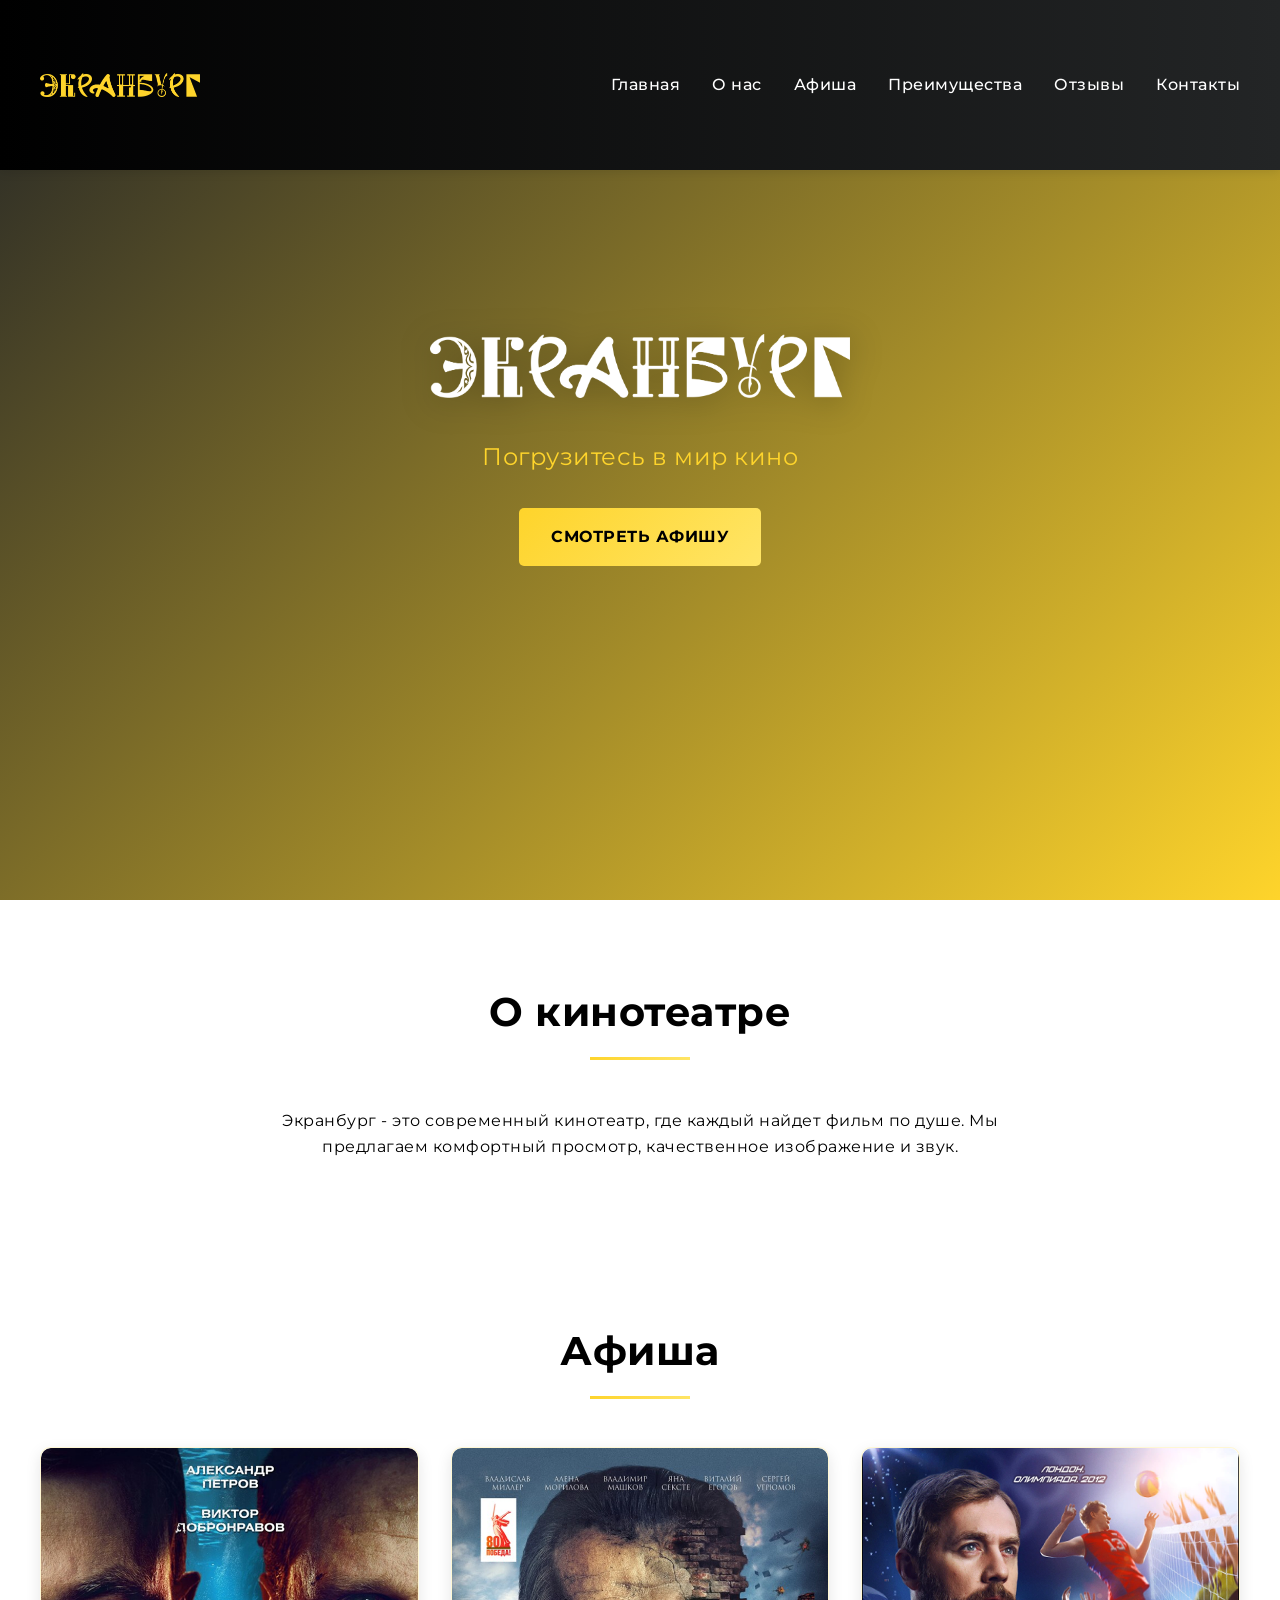
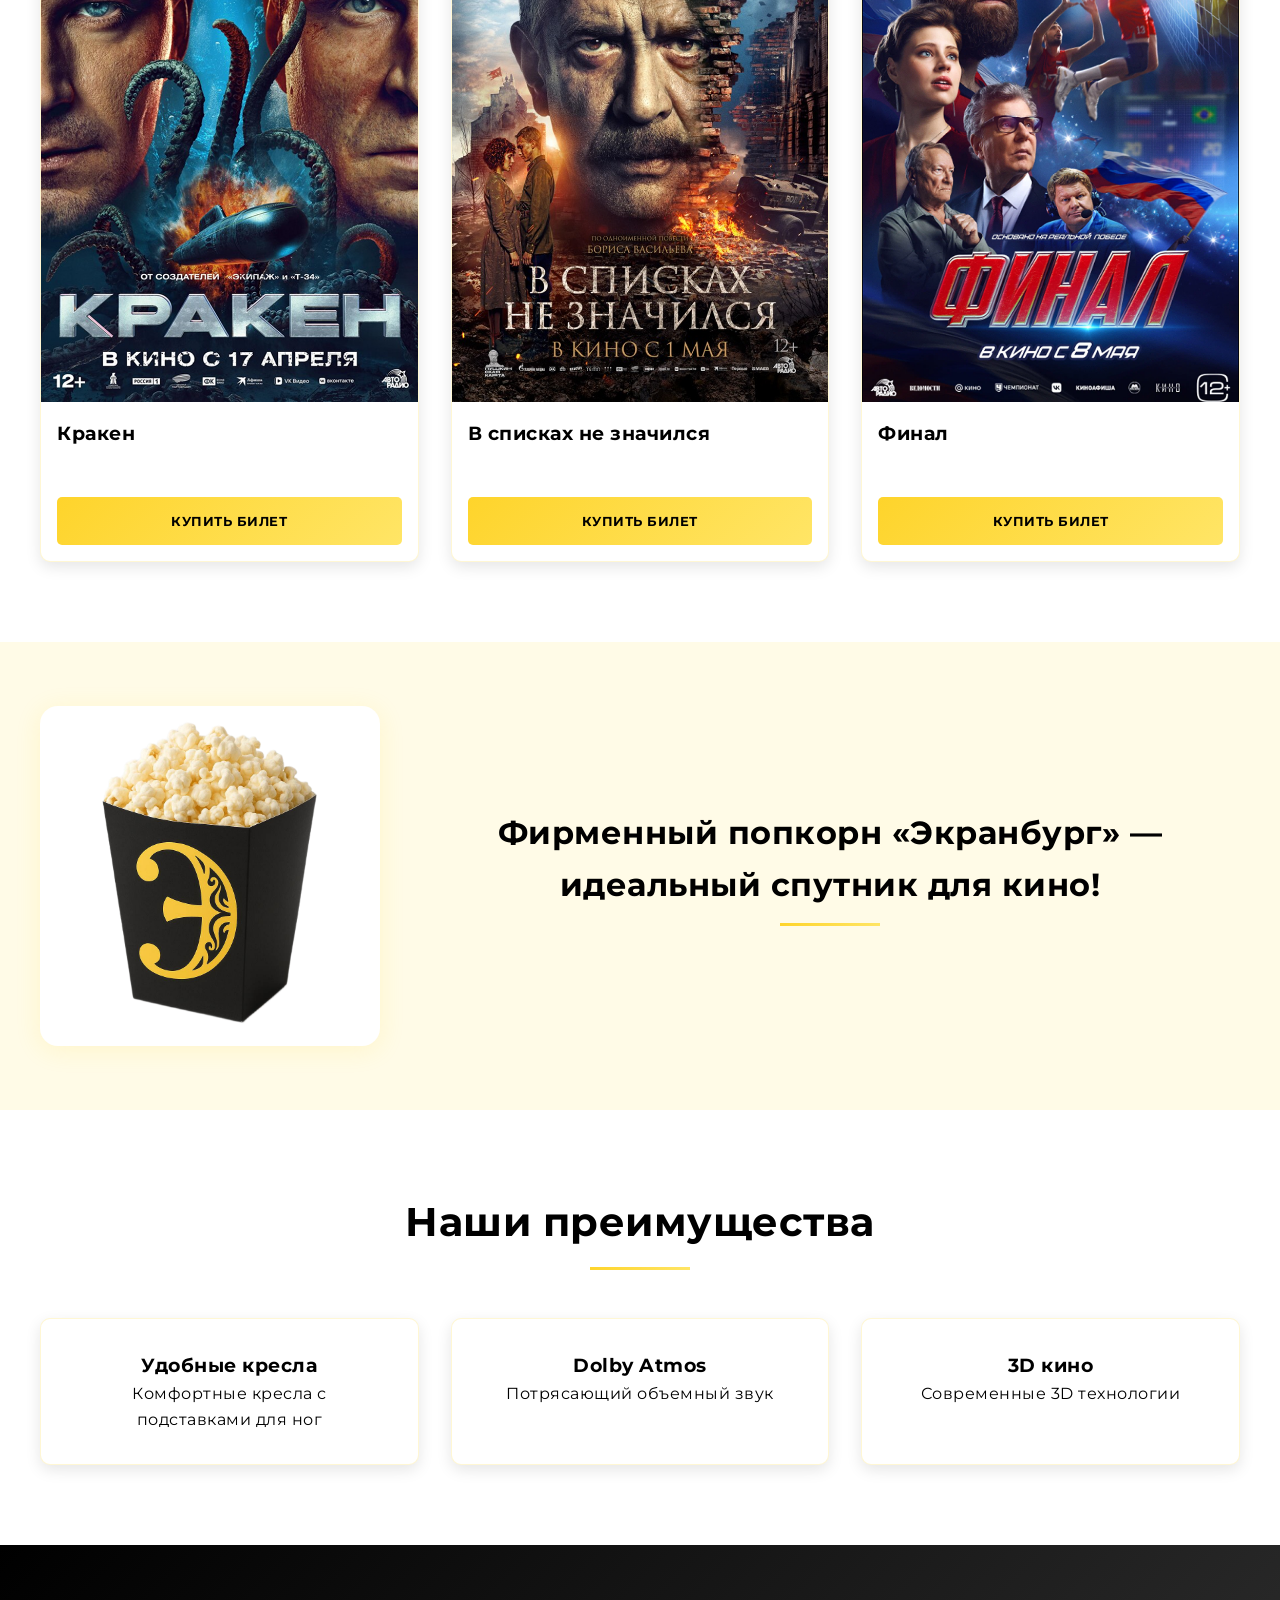
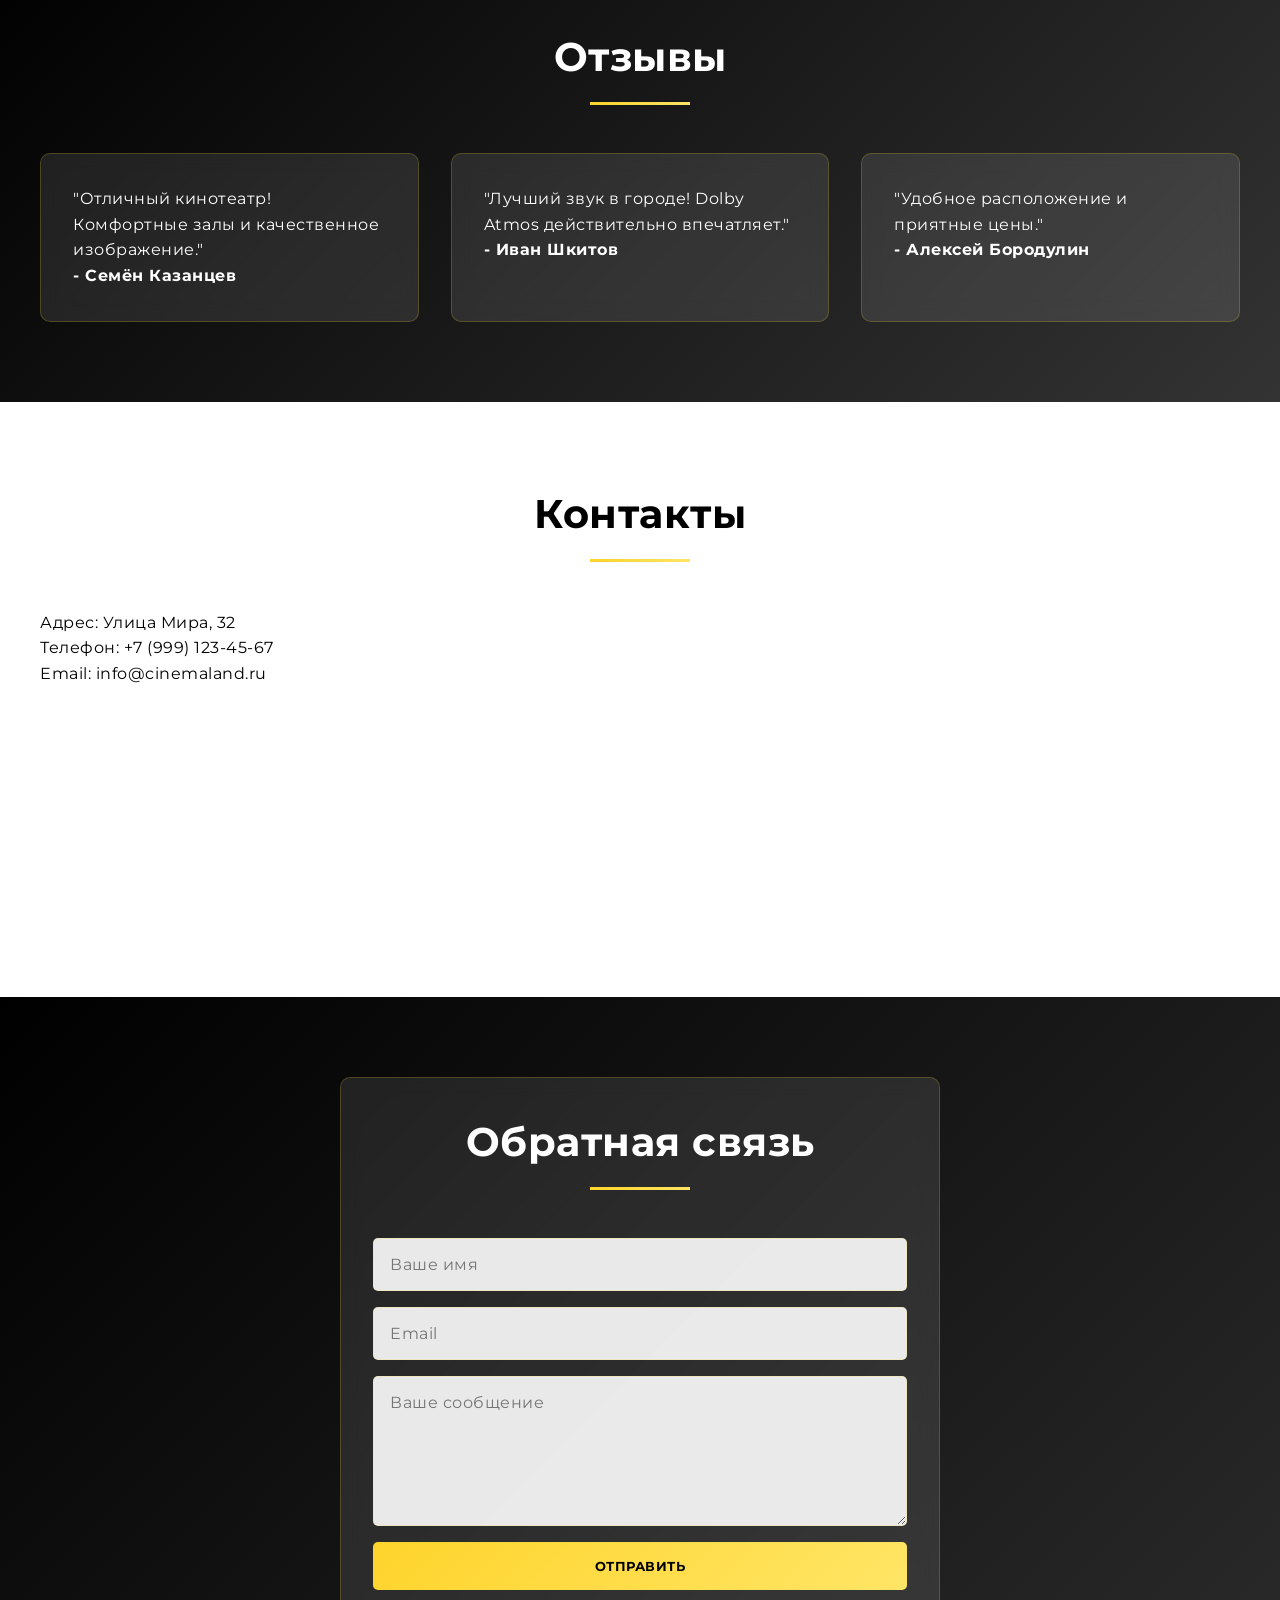
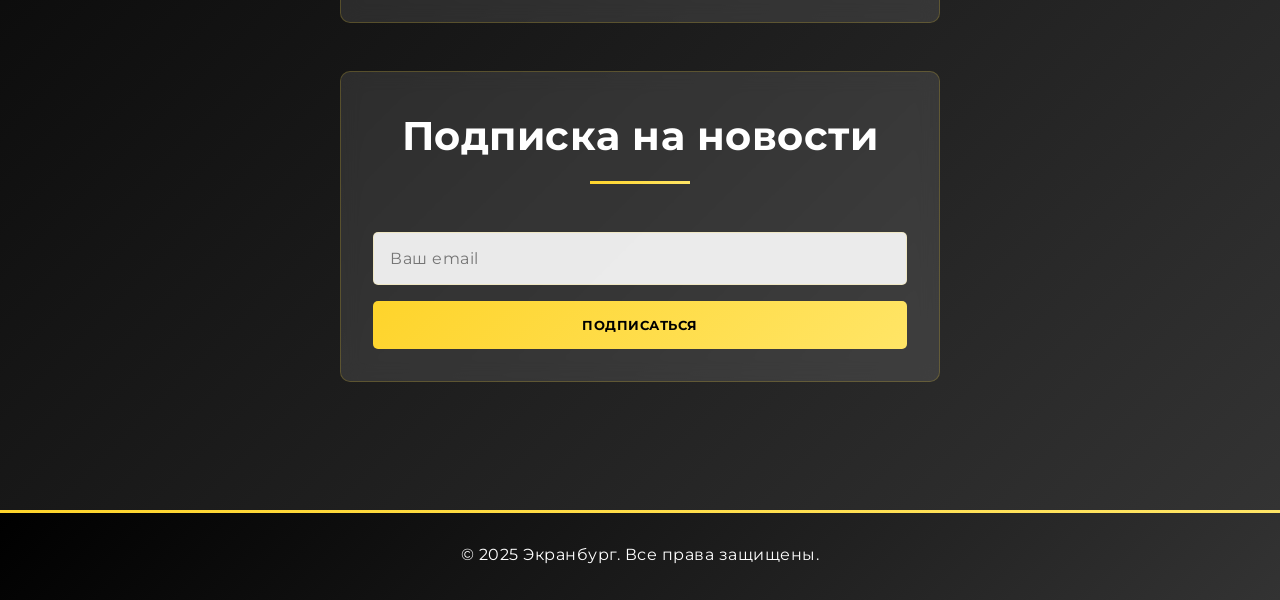
<file: index.html>
<!DOCTYPE html>
<html lang="ru">
<head>
    <meta charset="UTF-8">
    <meta name="viewport" content="width=device-width, initial-scale=1.0">
    <title>Экранбург - Ваш кинотеатр</title>
    <link rel="stylesheet" href="styles.css">
    <link rel="icon" type="image/png" href="IMG/LOGO/1.1.png">
    <link href="https://fonts.googleapis.com/css2?family=Bebas+Neue&display=swap" rel="stylesheet">
    <link href="https://fonts.googleapis.com/css2?family=Montserrat:wght@400;700&display=swap" rel="stylesheet">
</head>
<body>
    <header class="header">
        <nav class="nav">
            <a href="#main" class="logo">
                <img src="IMG/LOGO/2.1.png" alt="Логотип Экранбург" class="logo-img big-logo">
            </a>
            <ul class="nav-links">
                <li><a href="#main">Главная</a></li>
                <li><a href="#about">О нас</a></li>
                <li><a href="#movies">Афиша</a></li>
                <li><a href="#features">Преимущества</a></li>
                <li><a href="#reviews">Отзывы</a></li>
                <li><a href="#contact">Контакты</a></li>
            </ul>
        </nav>
    </header>

    <section id="main" class="hero">
        <div class="hero-content">
            <img src="IMG/LOGO/3.png" alt="Главный логотип Экранбург" class="main-logo big-main-logo">
            <p>Погрузитесь в мир кино</p>
            <a href="#movies" class="btn">Смотреть афишу</a>
        </div>
    </section>

    <section id="about" class="about">
        <h2>О кинотеатре</h2>
        <div class="about-content">
            <p>Экранбург - это современный кинотеатр, где каждый найдет фильм по душе. Мы предлагаем комфортный просмотр, качественное изображение и звук.</p>
        </div>
    </section>

    <section id="movies" class="movies">
        <h2>Афиша</h2>
        <div class="movie-grid">
            <div class="movie-card">
                <img src="IMG/ФИЛЬМЫ/КРАКЕН1.png" alt="Кракен" class="movie-poster">
                <h3>Кракен</h3>
                <p>Российская подлодка с секретным оружием исчезает в Гренландском море. Экипаж капитана Воронина отправляется на поиски, но сталкивается с пробудившимся Кракеном — гигантским разумным чудовищем, сливающимся с океанской тьмой. Теперь морякам предстоит не только найти субмарину, но и выжить в схватке с древним ужасом глубин.</p>
                <button class="btn">Купить билет</button>
            </div>
            <div class="movie-card">
                <img src="IMG/ФИЛЬМЫ/В СПИСКАХ1.png" alt="В списках не значился" class="movie-poster">
                <h3>В списках не значился</h3>
                <p>21 июня 1941 года. Лейтенант Коля Плужников прибывает в Брест, полный надежд. Ещё не зачисленный в состав гарнизона, он оказывается в эпицентре войны — на рассвете начинается штурм крепости. Несмотря на статус "неофициального" защитника, Коля встаёт на путь героического сопротивления.</p>
                <button class="btn">Купить билет</button>
            </div>
            <div class="movie-card">
                <img src="IMG/ФИЛЬМЫ/ФИНАЛ1.png" alt="Финал" class="movie-poster">
                <h3>Финал</h3>
                <p>12 августа 2012. Финал олимпийского волейбола: не имеющая золота сборная России против фаворита — Бразилии. В решающем матче спортсмены борются не только за медали, но и за личное искупление.</p>
                <button class="btn">Купить билет</button>
            </div>
        </div>
    </section>

    <section id="popcorn" class="popcorn-section">
        <div class="popcorn-content">
            <img src="IMG/LOGO/ПОПКОРН.png" alt="Попкорн Экранбург" class="popcorn-img">
            <div class="popcorn-text">
                <h2>Фирменный попкорн «Экранбург» — идеальный спутник для кино!</h2>
            </div>
        </div>
    </section>

    <section id="features" class="features">
        <h2>Наши преимущества</h2>
        <div class="features-grid">
            <div class="feature-card">
                <h3>Удобные кресла</h3>
                <p>Комфортные кресла с подставками для ног</p>
            </div>
            <div class="feature-card">
                <h3>Dolby Atmos</h3>
                <p>Потрясающий объемный звук</p>
            </div>
            <div class="feature-card">
                <h3>3D кино</h3>
                <p>Современные 3D технологии</p>
            </div>
        </div>
    </section>

    <section id="reviews" class="reviews">
        <h2>Отзывы</h2>
        <div class="reviews-grid">
            <div class="review-card">
                <p>"Отличный кинотеатр! Комфортные залы и качественное изображение."</p>
                <h4>- Семён Казанцев</h4>
            </div>
            <div class="review-card">
                <p>"Лучший звук в городе! Dolby Atmos действительно впечатляет."</p>
                <h4>- Иван Шкитов</h4>
            </div>
            <div class="review-card">
                <p>"Удобное расположение и приятные цены."</p>
                <h4>- Алексей Бородулин</h4>
            </div>
        </div>
    </section>

    <section id="contact" class="contact">
        <h2>Контакты</h2>
        <div class="contact-content">
            <div class="contact-info">
                <p>Адрес: Улица Мира, 32</p>
                <p>Телефон: +7 (999) 123-45-67</p>
                <p>Email: info@cinemaland.ru</p>
            </div>
            <div class="map">
                <iframe src="https://yandex.ru/map-widget/v1/?ll=60.650763%2C56.840823&z=16&l=map" width="100%" height="300" frameborder="0" allowfullscreen></iframe>
            </div>
        </div>
    </section>

    <section class="forms">
        <div class="feedback-form">
            <h2>Обратная связь</h2>
            <form id="feedbackForm">
                <input type="text" placeholder="Ваше имя" required>
                <input type="email" placeholder="Email" required>
                <textarea placeholder="Ваше сообщение" required></textarea>
                <button type="submit" class="btn">Отправить</button>
            </form>
        </div>
        <div class="subscribe-form">
            <h2>Подписка на новости</h2>
            <form id="subscribeForm">
                <input type="email" placeholder="Ваш email" required>
                <button type="submit" class="btn">Подписаться</button>
            </form>
        </div>
    </section>

    <footer class="footer">
        <p>&copy; 2025 Экранбург. Все права защищены.</p>
    </footer>

    <!-- Модальное окно для покупки билета -->
    <div class="modal-overlay" id="modalOverlay">
        <div class="modal" id="modal">
            <h2>Выберите ряд и место</h2>
            <form id="ticketForm">
                <label for="rowSelect">Ряд:</label>
                <select id="rowSelect" required>
                    <option value="">Выберите ряд</option>
                    <option value="1">1</option>
                    <option value="2">2</option>
                    <option value="3">3</option>
                    <option value="4">4</option>
                    <option value="5">5</option>
                </select>
                <label for="seatSelect">Место:</label>
                <select id="seatSelect" required>
                    <option value="">Выберите место</option>
                    <option value="1">1</option>
                    <option value="2">2</option>
                    <option value="3">3</option>
                    <option value="4">4</option>
                    <option value="5">5</option>
                    <option value="6">6</option>
                    <option value="7">7</option>
                    <option value="8">8</option>
                    <option value="9">9</option>
                    <option value="10">10</option>
                </select>
                <div class="modal-btns">
                    <button type="submit" class="btn">Купить</button>
                    <button type="button" class="btn btn-cancel" id="closeModalBtn">Отмена</button>
                </div>
            </form>
        </div>
    </div>

    <script src="script.js"></script>
</body>
</html>
</file>
<file: styles.css>
/* Сброс и базовые стили */
* {
    margin: 0;
    padding: 0;
    box-sizing: border-box;
}

:root {
    --primary-color: #000000; /* Чёрный */
    --secondary-color: #FED42B; /* Жёлтый */
    --white: #FFFFFF; /* Белый */
    --text-color: #000000;
    --light-bg: #f5f5f5;
    --gradient-yellow: linear-gradient(135deg, #FED42B 0%, #FFE566 100%);
    --gradient-dark: linear-gradient(135deg, #000000 0%, #333333 100%);
    --gradient-mix: linear-gradient(135deg, #FED42B 0%, #000000 100%);
}

body {
    font-family: 'Montserrat', Arial, sans-serif !important;
    line-height: 1.6;
    color: var(--text-color);
    background-color: var(--white);
}

/* Шапка и навигация */
.header {
    position: fixed;
    width: 100%;
    background: linear-gradient(90deg, #000000 0%, #232526 100%);
    padding: 0.3rem 0;
    z-index: 1000;
    box-shadow: 0 2px 10px rgba(0, 0, 0, 0.1);
    min-height: unset;
}

.nav {
    display: flex;
    justify-content: space-between;
    align-items: center;
    max-width: 1200px;
    margin: 0 auto;
    min-height: 60px;
}

.logo {
    display: flex;
    align-items: center;
    gap: 0.5rem;
}

.logo-img {
    height: 40px;
    width: 40px;
    object-fit: contain;
}

.logo-text {
    color: var(--secondary-color);
    font-size: 1.5rem;
    font-weight: bold;
    text-shadow: 2px 2px 4px rgba(0, 0, 0, 0.3);
}

.main-logo {
    display: block;
    margin: 0 auto 2rem auto;
    max-width: 180px;
    width: 100%;
    height: auto;
    filter: drop-shadow(0 4px 16px rgba(0,0,0,0.25));
}

.nav-links {
    display: flex;
    list-style: none;
    gap: 2rem;
}

.nav-links a {
    color: var(--white);
    text-decoration: none;
    transition: color 0.3s ease;
    font-weight: 500;
}

.nav-links a:hover {
    color: var(--secondary-color);
}

/* Главный экран */
.hero {
    height: 100vh;
    background: linear-gradient(135deg, #232526 0%, #FED42B 100%);
    display: flex;
    align-items: center;
    justify-content: center;
    text-align: center;
    color: var(--white);
    position: relative;
}

.hero::before {
    content: '';
    position: absolute;
    top: 0;
    left: 0;
    right: 0;
    height: 5px;
    background: var(--gradient-yellow);
}

.hero-content h1 {
    display: none;
}

.hero-content p {
    font-size: 1.5rem;
    margin-bottom: 2rem;
    animation: fadeInUp 1s ease;
    color: var(--secondary-color);
}

/* Кнопки */
.btn {
    display: inline-block;
    padding: 1rem 2rem;
    background: var(--gradient-yellow);
    color: var(--primary-color);
    text-decoration: none;
    border: none;
    border-radius: 5px;
    cursor: pointer;
    transition: all 0.3s ease;
    font-weight: bold;
    text-transform: uppercase;
    letter-spacing: 1px;
}

.btn:hover {
    transform: translateY(-3px);
    box-shadow: 0 5px 15px rgba(254, 212, 43, 0.4);
    background: var(--secondary-color);
}

/* Секции */
section {
    padding: 5rem 2rem;
    position: relative;
    scroll-margin-top: 110px;
}

section h2 {
    text-align: center;
    color: var(--primary-color);
    margin-bottom: 3rem;
    font-size: 2.5rem;
    position: relative;
    padding-bottom: 1rem;
}

section h2::after {
    content: '';
    position: absolute;
    bottom: 0;
    left: 50%;
    transform: translateX(-50%);
    width: 100px;
    height: 3px;
    background: var(--gradient-yellow);
}

/* Секция "О нас" */
.about {
    background: var(--white);
}

.about-content {
    max-width: 800px;
    margin: 0 auto;
    text-align: center;
}

/* Секция "Афиша" */
.movie-grid {
    display: grid;
    grid-template-columns: repeat(auto-fit, minmax(300px, 1fr));
    gap: 2rem;
    max-width: 1200px;
    margin: 0 auto;
}

.movie-card {
    background: var(--white);
    border-radius: 10px;
    overflow: hidden;
    box-shadow: 0 5px 15px rgba(0, 0, 0, 0.1);
    transition: all 0.3s ease;
    border: 1px solid rgba(254, 212, 43, 0.2);
}

.movie-card:hover {
    transform: translateY(-10px);
    box-shadow: 0 8px 25px rgba(254, 212, 43, 0.2);
    border-color: var(--secondary-color);
}

.movie-card img {
    width: 100%;
    height: auto;
    transition: transform 0.3s ease;
}

.movie-card:hover img {
    transform: scale(1.05);
}

.movie-card h3 {
    color: var(--primary-color);
    padding: 1rem;
    font-size: 1.2rem;
}

.movie-card p {
    font-size: 0.95rem;
    line-height: 1.3;
    padding: 0 1rem 1rem 1rem;
    color: #666;
    opacity: 0;
    max-height: 0;
    overflow: hidden;
    transition: opacity 0.3s, max-height 0.3s;
    margin-bottom: 0;
    box-sizing: border-box;
}

.movie-card:hover p {
    opacity: 1;
    max-height: 200px;
    margin-bottom: 1rem;
}

.movie-card .btn {
    margin: 1rem;
    width: calc(100% - 2rem);
}

/* Секция "Преимущества" */
.features-grid {
    display: grid;
    grid-template-columns: repeat(auto-fit, minmax(250px, 1fr));
    gap: 2rem;
    max-width: 1200px;
    margin: 0 auto;
}

.feature-card {
    text-align: center;
    padding: 2rem;
    background: var(--white);
    border-radius: 10px;
    box-shadow: 0 5px 15px rgba(0, 0, 0, 0.1);
    transition: all 0.3s ease;
    border: 1px solid rgba(254, 212, 43, 0.2);
}

.feature-card:hover {
    transform: translateY(-5px);
    box-shadow: 0 8px 25px rgba(254, 212, 43, 0.2);
    border-color: var(--secondary-color);
}

/* Секция "Отзывы" */
.reviews {
    background: var(--gradient-dark);
    color: var(--white);
}

.reviews h2 {
    color: var(--white);
}

.reviews-grid {
    display: grid;
    grid-template-columns: repeat(auto-fit, minmax(300px, 1fr));
    gap: 2rem;
    max-width: 1200px;
    margin: 0 auto;
}

.review-card {
    background: rgba(255, 255, 255, 0.1);
    padding: 2rem;
    border-radius: 10px;
    backdrop-filter: blur(10px);
    border: 1px solid rgba(254, 212, 43, 0.2);
    transition: all 0.3s ease;
}

.review-card:hover {
    transform: translateY(-5px);
    border-color: var(--secondary-color);
    background: rgba(255, 255, 255, 0.15);
}

/* Секция "Контакты" */
.contact-content {
    display: grid;
    grid-template-columns: 1fr 1fr;
    gap: 2rem;
    max-width: 1200px;
    margin: 0 auto;
}

.map-placeholder {
    background: var(--gradient-dark);
    height: 300px;
    display: flex;
    align-items: center;
    justify-content: center;
    border-radius: 10px;
    color: var(--white);
    border: 1px solid rgba(254, 212, 43, 0.2);
}

/* Секция "Формы" */
.forms {
    background: var(--gradient-dark);
    color: var(--white);
}

.forms h2 {
    color: var(--white);
}

.feedback-form, .subscribe-form {
    max-width: 600px;
    margin: 0 auto 3rem;
    background: rgba(255, 255, 255, 0.1);
    padding: 2rem;
    border-radius: 10px;
    backdrop-filter: blur(10px);
    border: 1px solid rgba(254, 212, 43, 0.2);
}

form {
    display: flex;
    flex-direction: column;
    gap: 1rem;
}

input, textarea {
    padding: 1rem;
    border: 1px solid rgba(254, 212, 43, 0.2);
    border-radius: 5px;
    font-size: 1rem;
    background: rgba(255, 255, 255, 0.9);
    transition: all 0.3s ease;
}

input:focus, textarea:focus {
    outline: none;
    border-color: var(--secondary-color);
    box-shadow: 0 0 0 2px rgba(254, 212, 43, 0.2);
}

textarea {
    min-height: 150px;
}

/* Подвал */
.footer {
    background: var(--gradient-dark);
    color: var(--white);
    text-align: center;
    padding: 2rem;
    position: relative;
}

.footer::before {
    content: '';
    position: absolute;
    top: 0;
    left: 0;
    right: 0;
    height: 3px;
    background: var(--gradient-yellow);
}

/* Анимации */
@keyframes fadeInDown {
    from {
        opacity: 0;
        transform: translateY(-20px);
    }
    to {
        opacity: 1;
        transform: translateY(0);
    }
}

@keyframes fadeInUp {
    from {
        opacity: 0;
        transform: translateY(20px);
    }
    to {
        opacity: 1;
        transform: translateY(0);
    }
}

@keyframes logoAppear {
    0% {
        opacity: 0;
        transform: scale(0.7) rotate(-10deg);
    }
    60% {
        opacity: 1;
        transform: scale(1.1) rotate(5deg);
    }
    100% {
        opacity: 1;
        transform: scale(1) rotate(0deg);
    }
}

/* Адаптивный дизайн */
@media (max-width: 1200px) {
    .nav {
        padding: 0 2rem;
    }
}

@media (max-width: 992px) {
    .hero-content h1 {
        font-size: 3rem;
    }
    
    .contact-content {
        grid-template-columns: 1fr;
    }
}

@media (max-width: 768px) {
    .nav-links {
        display: none !important;
        visibility: hidden;
        height: 0;
        overflow: hidden;
        position: absolute;
    }
    .mobile-menu {
        display: none;
        position: absolute;
        top: 60px;
        right: 20px;
        background: #232526;
        border-radius: 10px;
        box-shadow: 0 4px 24px rgba(0,0,0,0.15);
        padding: 1rem 2rem;
        z-index: 2001;
    }
    .mobile-menu.active {
        display: block;
    }
    .mobile-menu ul {
        list-style: none;
        padding: 0;
        margin: 0;
    }
    .mobile-menu li {
        margin: 1rem 0;
        text-align: right;
    }
    .mobile-menu a {
        color: #fff;
        font-size: 1.2rem;
        text-decoration: none;
        font-weight: 700;
        transition: color 0.2s;
    }
    .mobile-menu a:hover {
        color: #FED42B;
    }
    .mobile-menu-btn {
        display: block;
        background: none;
        border: none;
        font-size: 2rem;
        color: #FED42B;
        cursor: pointer;
        margin-left: 1rem;
        z-index: 2100;
    }
    .hero-content h1 {
        font-size: 2.5rem;
    }
    
    section {
        padding: 3rem 1rem;
        scroll-margin-top: 80px;
    }
    
    .movie-grid, .features-grid, .reviews-grid {
        grid-template-columns: 1fr;
    }
    
    .logo-img {
        height: 32px;
        width: 32px;
    }
    
    .main-logo {
        max-width: 120px;
        margin-bottom: 1.2rem;
    }
}

.big-logo {
    height: 160px;
    width: 160px;
}

.big-main-logo {
    max-width: 420px;
    margin-bottom: 2.5rem;
}

@media (max-width: 768px) {
    .big-logo {
        height: 100px;
        width: 100px;
    }
    .big-main-logo {
        max-width: 260px;
        margin-bottom: 1.2rem;
    }
    .nav {
        min-height: 40px;
    }
}

body, h1, h2, h3, h4, h5, h6, .btn, .nav-links a, .logo-text, input, textarea, .logo {
    font-family: 'Montserrat', Arial, sans-serif !important;
    letter-spacing: 0.5px;
}

.movie-poster {
    width: 100%;
    height: 350px;
    object-fit: cover;
    border-radius: 10px 10px 0 0;
    background: #eee;
    display: block;
}

@media (max-width: 768px) {
    .movie-poster {
        height: 220px;
    }
}

/* Модальное окно */
.modal-overlay {
    position: fixed;
    top: 0; left: 0; right: 0; bottom: 0;
    background: rgba(0,0,0,0.6);
    display: none;
    align-items: center;
    justify-content: center;
    z-index: 2000;
}
.modal-overlay.active {
    display: flex;
}
.modal {
    background: #fff;
    border-radius: 16px;
    padding: 2rem 2.5rem;
    box-shadow: 0 8px 32px rgba(0,0,0,0.25);
    min-width: 320px;
    max-width: 90vw;
    text-align: center;
}
.modal h2 {
    margin-bottom: 1.5rem;
    font-size: 2rem;
    color: var(--primary-color);
}
.modal label {
    display: block;
    margin: 1rem 0 0.3rem 0;
    font-weight: 700;
    color: var(--primary-color);
}
.modal select {
    width: 100%;
    padding: 0.7rem;
    border-radius: 6px;
    border: 1px solid #ddd;
    margin-bottom: 0.7rem;
    font-size: 1.1rem;
    font-family: inherit;
}
.modal-btns {
    display: flex;
    gap: 1rem;
    margin-top: 1.2rem;
    justify-content: center;
}
.btn-cancel {
    background: #eee;
    color: #222;
    font-weight: 400;
    border: 1px solid #ccc;
}
.btn-cancel:hover {
    background: #ccc;
    color: #000;
}

.big-logo, .big-main-logo {
    animation: logoAppear 1.2s cubic-bezier(0.23, 1, 0.32, 1);
}

.big-logo:hover, .big-main-logo:hover {
    animation: logoAppear 0.7s cubic-bezier(0.23, 1, 0.32, 1);
    filter: drop-shadow(0 0 16px #FED42B88);
    cursor: pointer;
}

.popcorn-section {
    background: #fffbe7;
    padding: 4rem 2rem;
}
.popcorn-content {
    display: flex;
    align-items: center;
    max-width: 1200px;
    margin: 0 auto;
    gap: 2.5rem;
}
.popcorn-img {
    width: 340px;
    height: auto;
    border-radius: 18px;
    box-shadow: 0 4px 24px rgba(254, 212, 43, 0.15);
    background: #fff;
    flex-shrink: 0;
    transition: transform 0.4s cubic-bezier(.4,2,.6,1), box-shadow 0.4s;
}
.popcorn-img:hover {
    transform: scale(1.13) rotate(-4deg);
    box-shadow: 0 8px 40px 0 #FED42B88;
    z-index: 2;
}
.popcorn-text {
    flex: 1;
}
.popcorn-text h2 {
    color: var(--primary-color);
    font-size: 2rem;
    margin-bottom: 1.2rem;
}
.popcorn-text p {
    font-size: 1.1rem;
    margin-bottom: 1rem;
}
.popcorn-text ul {
    list-style: disc inside;
    font-size: 1.05rem;
    color: #333;
    margin-left: 0;
    padding-left: 0;
}
.popcorn-text li {
    margin-bottom: 0.5rem;
}
@media (max-width: 900px) {
    .popcorn-content {
        flex-direction: column;
        align-items: flex-start;
        gap: 1.5rem;
    }
    .popcorn-img {
        width: 220px;
    }
}
</file>
